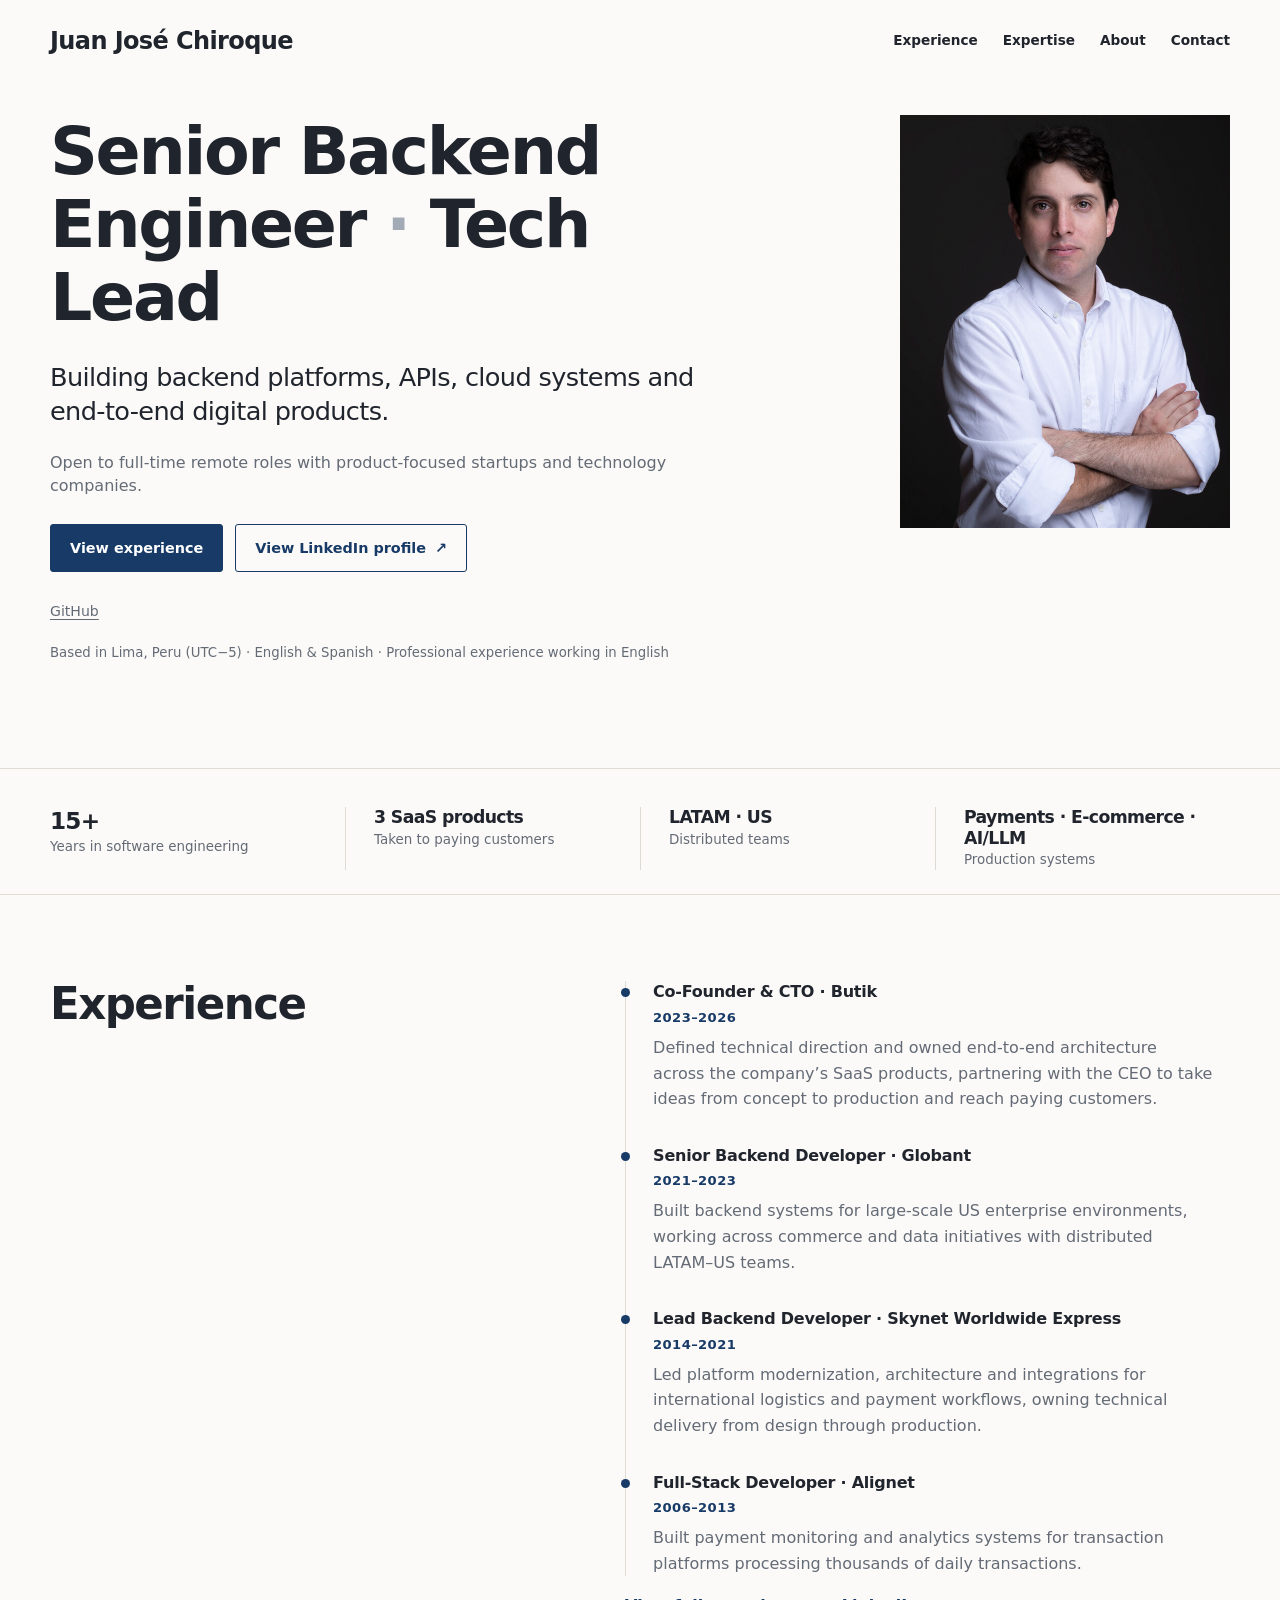
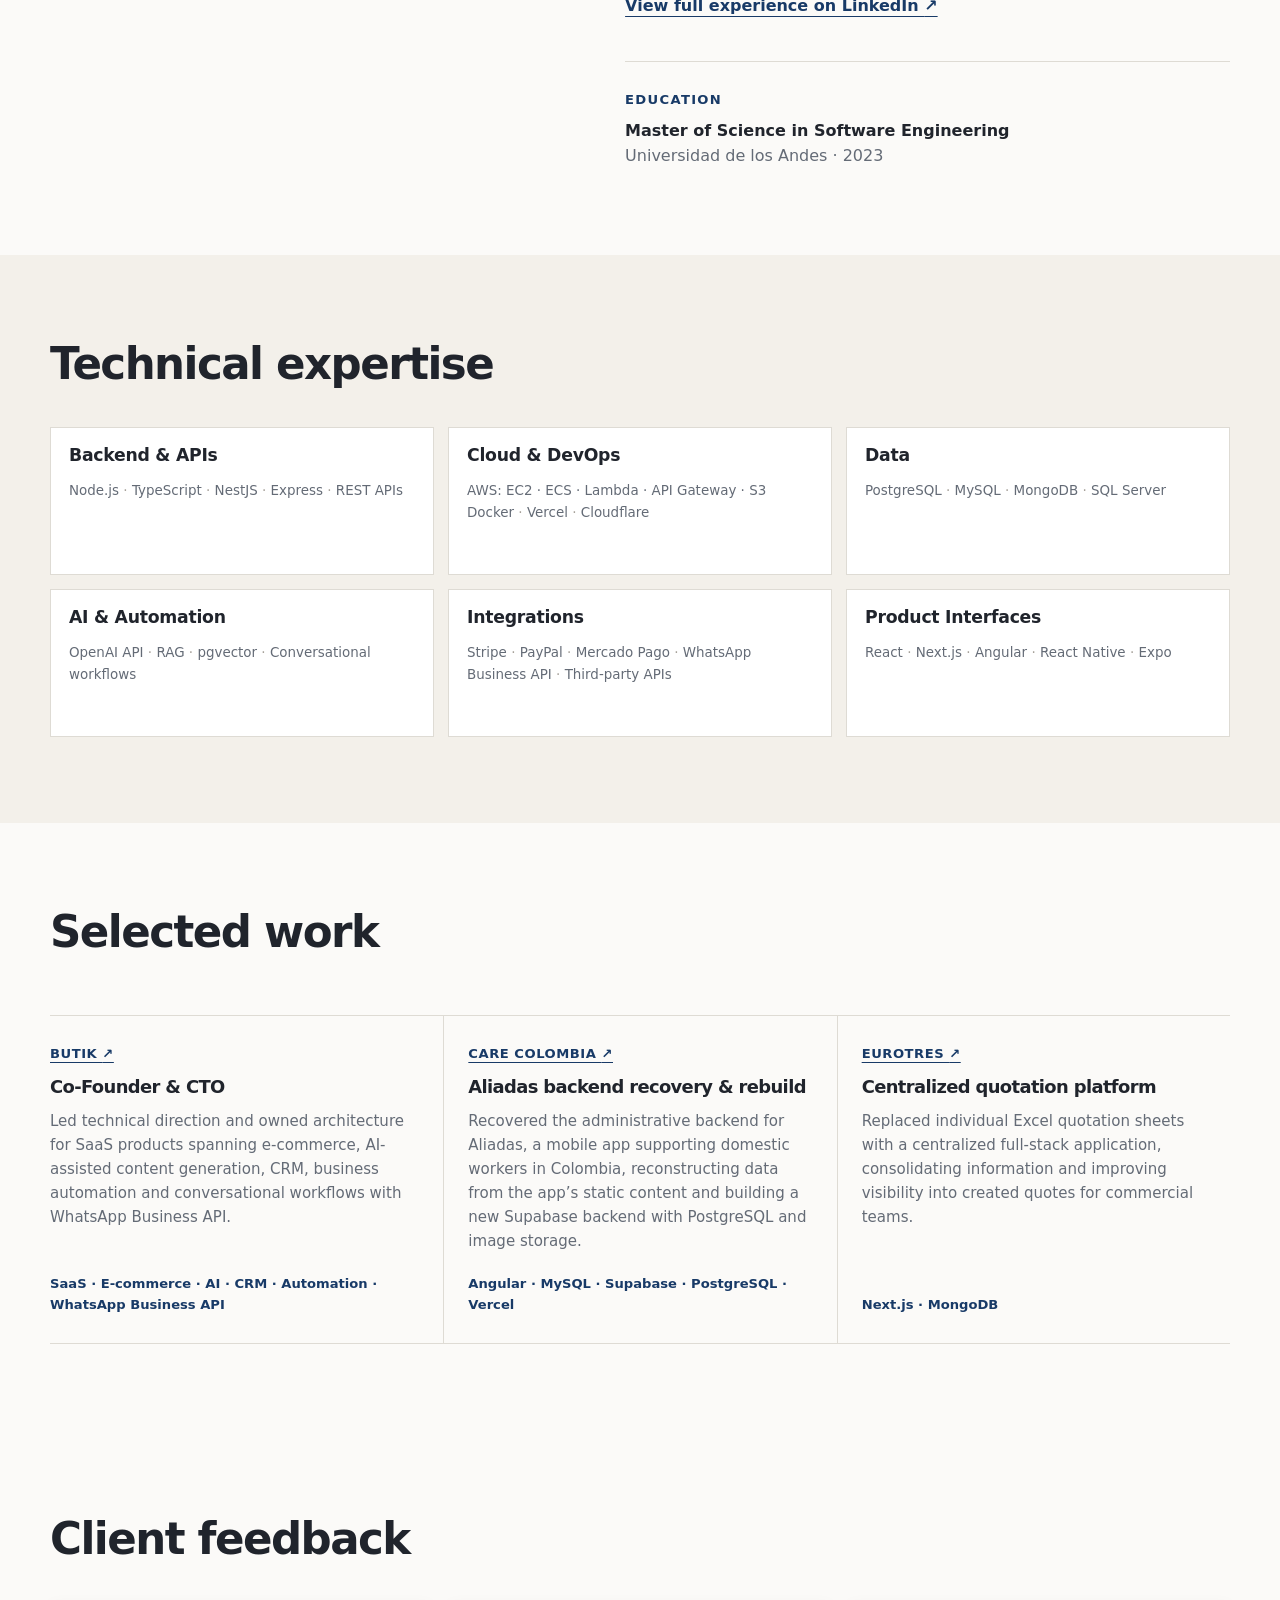
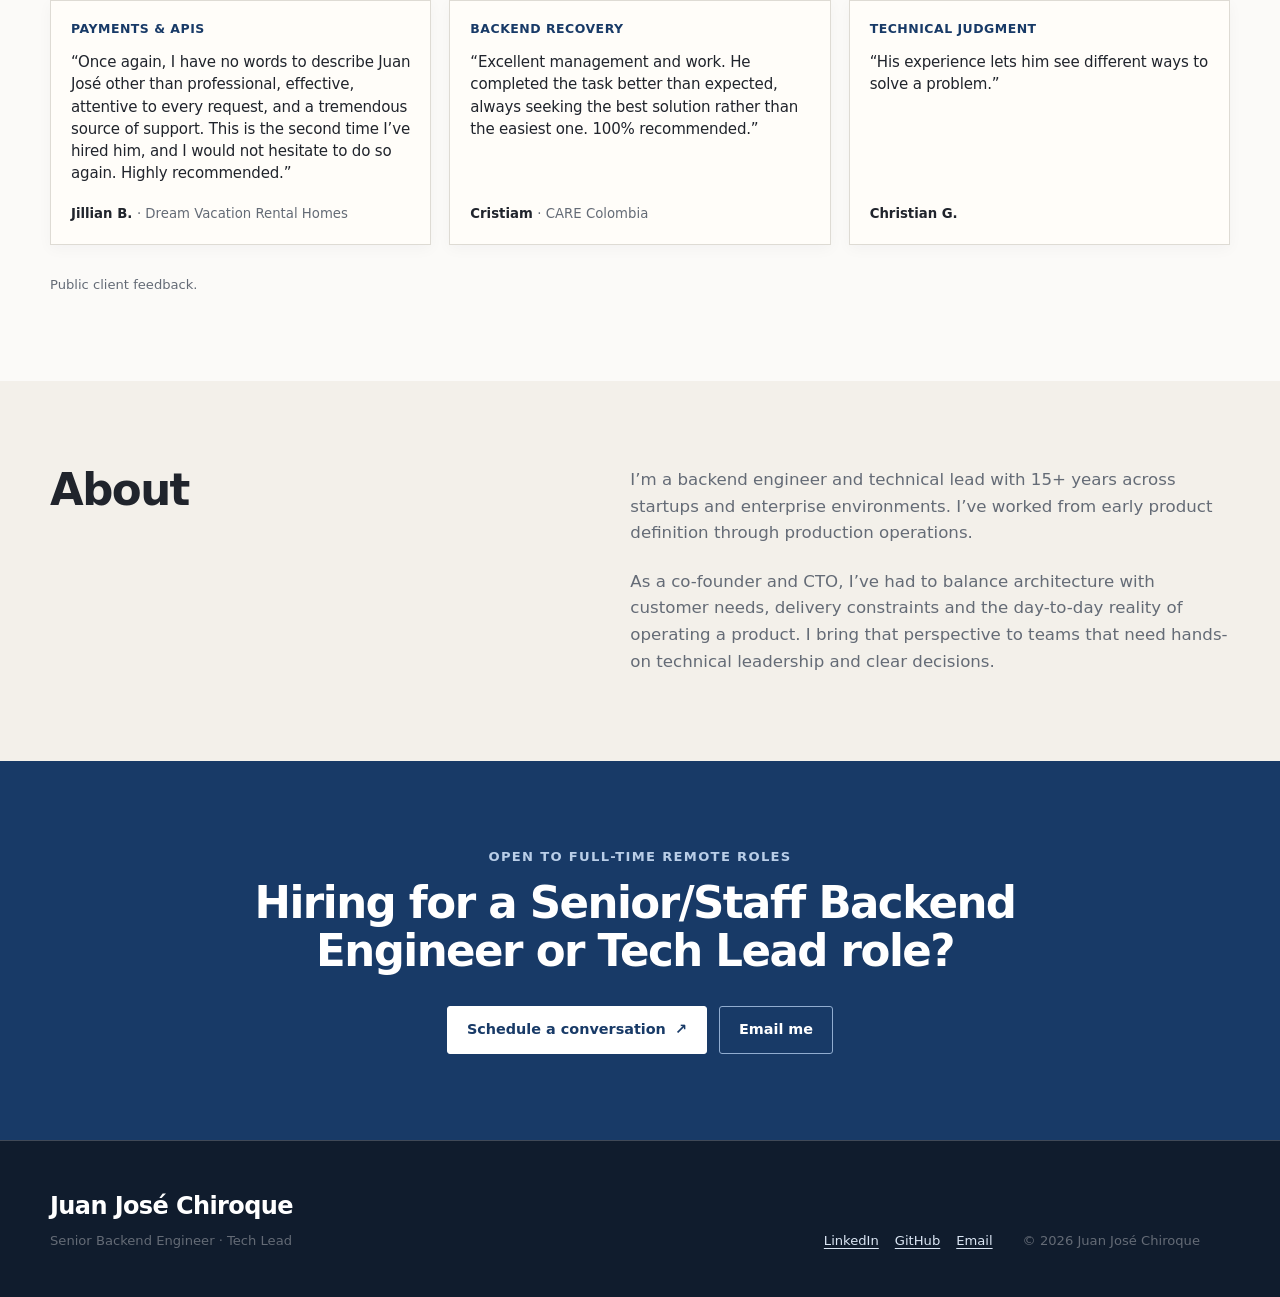
<file: index.html>
<!doctype html>
<html lang="en">
  <head>
    <meta charset="utf-8">
    <meta name="viewport" content="width=device-width, initial-scale=1">
    <meta name="description" content="Senior Backend Engineer and Tech Lead with 15+ years of experience, open to full-time remote roles across LATAM and US time zones.">
    <link rel="canonical" href="https://juanjosechiroque.com/">
    <title>Juan José Chiroque | Senior Backend Engineer &amp; Tech Lead</title>
    <meta property="og:type" content="website">
    <meta property="og:title" content="Juan José Chiroque | Senior Backend Engineer &amp; Tech Lead">
    <meta property="og:description" content="Senior Backend Engineer and Tech Lead open to full-time remote roles.">
    <meta property="og:url" content="https://juanjosechiroque.com/">
    <meta property="og:image" content="https://juanjosechiroque.com/assets/images/social-preview.jpg">
    <meta name="twitter:card" content="summary_large_image">
    <meta name="twitter:title" content="Juan José Chiroque | Senior Backend Engineer &amp; Tech Lead">
    <meta name="twitter:description" content="Senior Backend Engineer and Tech Lead open to full-time remote roles.">
    <meta name="twitter:image" content="https://juanjosechiroque.com/assets/images/social-preview.jpg">
    <link rel="icon" href="/assets/images/favicon.svg" type="image/svg+xml">
    <link rel="stylesheet" href="/assets/css/styles.css">
    <script type="application/ld+json">
      {"@context":"https://schema.org","@type":"Person","name":"Juan José Chiroque","url":"https://juanjosechiroque.com","jobTitle":"Senior Backend Engineer and Tech Lead","image":"https://juanjosechiroque.com/assets/images/juan-jose-chiroque.jpg","sameAs":["https://www.linkedin.com/in/juanjosechiroque/","https://github.com/juanjosechiroque"]}
    </script>
    <script src="/assets/js/config.js" defer></script>
    <script src="/assets/js/site.js" defer></script>
  </head>
  <body class="recruiter-v2">
    <a class="skip-link" href="#main-content">Skip to content</a>
    <header class="site-header">
      <div class="container nav-wrap">
        <a class="wordmark" href="/" aria-label="Juan José Chiroque: home">Juan José Chiroque</a>
        <button class="menu-button" type="button" aria-expanded="false" aria-controls="site-nav">
          <span class="sr-only">Open navigation</span><span></span><span></span>
        </button>
        <nav id="site-nav" class="site-nav" aria-label="Primary navigation">
          <a href="#experience">Experience</a><a href="#expertise">Expertise</a><a href="#about">About</a><a href="#contact">Contact</a>
        </nav>
      </div>
    </header>

    <main id="main-content">
      <section class="hero section">
        <div class="container hero-grid">
          <div class="hero-copy">
            <h1>Senior Backend Engineer <span>·</span> Tech Lead</h1>
            <p class="hero-statement">Building backend platforms, APIs, cloud systems and end-to-end digital products.</p>
            <p class="role-target">Open to full-time remote roles with product-focused startups and technology companies.</p>
            <div class="actions"><a class="button button-primary" href="#experience">View experience</a><a class="button button-secondary" href="https://www.linkedin.com/in/juanjosechiroque/" target="_blank" rel="noopener noreferrer">View LinkedIn profile <span aria-hidden="true">↗</span><span class="sr-only"> (opens in a new tab)</span></a></div>
            <div class="text-links" aria-label="Professional links"><a href="https://github.com/juanjosechiroque" data-link="github" target="_blank" rel="noopener noreferrer">GitHub <span class="sr-only">(opens in a new tab)</span></a></div>
            <p class="proof-link">Based in Lima, Peru (UTC−5) · English &amp; Spanish · Professional experience working in English</p>
          </div>
          <div class="portrait-wrap"><img src="/assets/images/juan-jose-chiroque.jpg" width="800" height="800" alt="Juan José Chiroque, Senior Backend Engineer and Tech Lead" fetchpriority="high"></div>
        </div>
      </section>

      <section class="proof" aria-label="Career credibility"><div class="container proof-grid"><div><strong>15+</strong><span>Years in software engineering</span></div><div><strong>3 SaaS products</strong><span>Taken to paying customers</span></div><div><strong>LATAM · US</strong><span>Distributed teams</span></div><div><strong>Payments · E-commerce · AI/LLM</strong><span>Production systems</span></div></div></section>

      <section id="experience" class="section"><div class="container two-column"><div class="section-heading"><h2>Experience</h2></div><div><ol class="timeline">
        <li data-role="Co-Founder &amp; CTO" data-company="Butik" data-start="2023" data-end="2026"><h3 class="timeline-label">Co-Founder &amp; CTO · Butik</h3><p class="timeline-date">2023–2026</p><p>Defined technical direction and owned end-to-end architecture across the company’s SaaS products, partnering with the CEO to take ideas from concept to production and reach paying customers.</p></li>
        <li data-role="Senior Backend Developer" data-company="Globant" data-start="2021" data-end="2023"><h3 class="timeline-label">Senior Backend Developer · Globant</h3><p class="timeline-date">2021–2023</p><p>Built backend systems for large-scale US enterprise environments, working across commerce and data initiatives with distributed LATAM–US teams.</p></li>
        <li data-role="Lead Backend Developer" data-company="Skynet Worldwide Express" data-start="2014" data-end="2021"><h3 class="timeline-label">Lead Backend Developer · Skynet Worldwide Express</h3><p class="timeline-date">2014–2021</p><p>Led platform modernization, architecture and integrations for international logistics and payment workflows, owning technical delivery from design through production.</p></li>
        <li data-role="Full-Stack Developer" data-company="Alignet" data-start="2006" data-end="2013"><h3 class="timeline-label">Full-Stack Developer · Alignet</h3><p class="timeline-date">2006–2013</p><p>Built payment monitoring and analytics systems for transaction platforms processing thousands of daily transactions.</p></li>
      </ol><a class="quiet-link conditional-link" href="https://www.linkedin.com/in/juanjosechiroque/" target="_blank" rel="noopener noreferrer">View full experience on LinkedIn <span aria-hidden="true">↗</span><span class="sr-only"> (opens in a new tab)</span></a><div class="education-summary"><p class="kicker">Education</p><p><strong>Master of Science in Software Engineering</strong><br>Universidad de los Andes · 2023</p></div></div></div></section>

      <section id="expertise" class="section surface expertise-detail"><div class="container expertise-layout"><div class="section-heading"><h2>Technical expertise</h2></div><div class="technology-groups"><div class="tech-group"><h3>Backend &amp; APIs</h3><p class="tech-tags"><span>Node.js</span><span>TypeScript</span><span>NestJS</span><span>Express</span><span>REST APIs</span></p></div><div class="tech-group"><h3>Cloud &amp; DevOps</h3><p class="tech-tags"><span>AWS: EC2 · ECS · Lambda · API Gateway · S3</span><br><span>Docker</span><span>Vercel</span><span>Cloudflare</span></p></div><div class="tech-group"><h3>Data</h3><p class="tech-tags"><span>PostgreSQL</span><span>MySQL</span><span>MongoDB</span><span>SQL Server</span></p></div><div class="tech-group"><h3>AI &amp; Automation</h3><p class="tech-tags"><span>OpenAI API</span><span>RAG</span><span>pgvector</span><span>Conversational workflows</span></p></div><div class="tech-group"><h3>Integrations</h3><p class="tech-tags"><span>Stripe</span><span>PayPal</span><span>Mercado Pago</span><span>WhatsApp Business API</span><span>Third-party APIs</span></p></div><div class="tech-group"><h3>Product Interfaces</h3><p class="tech-tags"><span>React</span><span>Next.js</span><span>Angular</span><span>React Native</span><span>Expo</span></p></div></div></div></section>

      <section id="selected-work" class="section selected-work"><div class="container"><div class="section-heading"><h2>Selected work</h2></div><div class="selected-work-grid"><article class="work-card"><p class="work-client"><a href="https://butik.ai/" target="_blank" rel="noopener noreferrer">Butik <span aria-hidden="true">↗</span><span class="sr-only"> (opens in a new tab)</span></a></p><h3>Co-Founder &amp; CTO</h3><p>Led technical direction and owned architecture for SaaS products spanning e-commerce, AI-assisted content generation, CRM, business automation and conversational workflows with WhatsApp Business API.</p><p class="work-stack">SaaS · E-commerce · AI · CRM · Automation · WhatsApp Business API</p></article><article class="work-card"><p class="work-client"><a href="https://carecolombiaong.org/" target="_blank" rel="noopener noreferrer">CARE Colombia <span aria-hidden="true">↗</span><span class="sr-only"> (opens in a new tab)</span></a></p><h3>Aliadas backend recovery &amp; rebuild</h3><p>Recovered the administrative backend for Aliadas, a mobile app supporting domestic workers in Colombia, reconstructing data from the app’s static content and building a new Supabase backend with PostgreSQL and image storage.</p><p class="work-stack">Angular · MySQL · Supabase · PostgreSQL · Vercel</p></article><article class="work-card"><p class="work-client"><a href="https://eurotres.com.uy/" target="_blank" rel="noopener noreferrer">Eurotres <span aria-hidden="true">↗</span><span class="sr-only"> (opens in a new tab)</span></a></p><h3>Centralized quotation platform</h3><p>Replaced individual Excel quotation sheets with a centralized full-stack application, consolidating information and improving visibility into created quotes for commercial teams.</p><p class="work-stack">Next.js · MongoDB</p></article></div></div></section>

      <section id="testimonials" class="section"><div class="container"><div class="section-heading"><h2>Client feedback</h2></div><div class="testimonials">
        <article class="testimonial"><p class="testimonial-context">Payments &amp; APIs</p><blockquote>“Once again, I have no words to describe Juan José other than professional, effective, attentive to every request, and a tremendous source of support. This is the second time I’ve hired him, and I would not hesitate to do so again. Highly recommended.”</blockquote><p class="attribution">Jillian B. <span>· Dream Vacation Rental Homes</span></p></article>
        <article class="testimonial"><p class="testimonial-context">Backend recovery</p><blockquote>“Excellent management and work. He completed the task better than expected, always seeking the best solution rather than the easiest one. 100% recommended.”</blockquote><p class="attribution">Cristiam <span>· CARE Colombia</span></p></article>
        <article class="testimonial"><p class="testimonial-context">Technical judgment</p><blockquote>“His experience lets him see different ways to solve a problem.”</blockquote><p class="attribution">Christian G.</p></article>
      </div><p class="reviews-note">Public client feedback.</p></div></section>

      <section id="about" class="section surface"><div class="container about-grid"><div class="section-heading"><h2>About</h2></div><div class="prose"><p>I’m a backend engineer and technical lead with 15+ years across startups and enterprise environments. I’ve worked from early product definition through production operations.</p><p>As a co-founder and CTO, I’ve had to balance architecture with customer needs, delivery constraints and the day-to-day reality of operating a product. I bring that perspective to teams that need hands-on technical leadership and clear decisions.</p></div></div></section>

      <section id="contact" class="section contact"><div class="container contact-inner"><p class="kicker">Open to full-time remote roles</p><h2>Hiring for a Senior/Staff Backend Engineer or Tech Lead role?</h2><div class="actions"><a class="button button-primary" href="https://calendly.com/juanjosechiroque/intro-call" data-link="calendly" target="_blank" rel="noopener noreferrer">Schedule a conversation <span aria-hidden="true">↗</span><span class="sr-only"> (opens in a new tab)</span></a><a class="button button-secondary" href="mailto:hello@juanjosechiroque.com" data-link="email">Email me</a></div></div></section>
    </main>

    <footer class="site-footer"><div class="container footer-inner"><div><a class="wordmark" href="/">Juan José Chiroque</a><p>Senior Backend Engineer · Tech Lead</p></div><div class="footer-links"><a href="https://www.linkedin.com/in/juanjosechiroque/" target="_blank" rel="noopener noreferrer">LinkedIn <span class="sr-only">(opens in a new tab)</span></a><a href="https://github.com/juanjosechiroque" data-link="github" target="_blank" rel="noopener noreferrer">GitHub <span class="sr-only">(opens in a new tab)</span></a><a href="mailto:hello@juanjosechiroque.com" data-link="email">Email</a></div><p class="copyright">© <span data-year>2026</span> Juan José Chiroque</p></div></footer>
  </body>
</html>
</file>
<file: assets/css/styles.css>
:root { --ink:#172033; --muted:#5e6878; --line:#dce1e8; --surface:#f5f6f8; --accent:#183a67; --accent-dark:#0e2849; --paper:#fff; --max:1180px; --radius:3px; }
.recruiter-v2 { --ink:#20242c; --muted:#646b76; --line:#dedbd4; --surface:#f3f0ea; --paper:#fbfaf8; }
* { box-sizing:border-box; }
[hidden] { display:none !important; }
html { scroll-behavior:smooth; }
body { margin:0; color:var(--ink); background:var(--paper); font-family:Inter, ui-sans-serif, system-ui, -apple-system, BlinkMacSystemFont, "Segoe UI", sans-serif; font-size:16px; line-height:1.6; text-rendering:optimizeLegibility; }
a { color:inherit; text-decoration-thickness:1px; text-underline-offset:3px; }
a:hover { color:var(--accent); }
a:focus-visible, button:focus-visible { outline:3px solid #87a9d6; outline-offset:4px; }
img { display:block; max-width:100%; }
h1,h2,h3,p { margin-top:0; }
h1,h2,h3 { color:var(--ink); letter-spacing:-.035em; line-height:1.1; }
h1 { max-width:680px; margin-bottom:25px; font-size:clamp(2.55rem,5.2vw,5.2rem); font-weight:650; }
h1 span { color:#a2aab6; }
h2 { max-width:720px; margin-bottom:18px; font-size:clamp(2rem,3.4vw,3.4rem); font-weight:650; }
h3 { margin-bottom:11px; font-size:1.08rem; font-weight:650; }
.container { width:min(calc(100% - 48px),var(--max)); margin-inline:auto; }
.section { padding:86px 0; }
.surface { background:var(--surface); }
.skip-link { position:fixed; z-index:20; top:12px; left:12px; padding:10px 14px; color:#fff; background:var(--accent); transform:translateY(-200%); }
.skip-link:focus { transform:translateY(0); }
.site-header { border-bottom:1px solid transparent; background:rgba(255,255,255,.94); }
.recruiter-v2 .site-header { background:rgba(251,250,248,.94); }
.nav-wrap { display:flex; align-items:center; min-height:82px; justify-content:space-between; }
.wordmark { color:var(--ink); font-size:1.5rem; font-weight:740; letter-spacing:-.025em; text-decoration:none; white-space:nowrap; }
.site-nav { display:flex; align-items:center; gap:25px; font-size:.85rem; font-weight:550; }
.site-nav > a { text-decoration:none; }
.menu-button { display:none; }
.hero { padding:32px 0 92px; overflow:hidden; }
.hero-grid { display:grid; grid-template-columns:minmax(0,1.3fr) minmax(280px,.7fr); align-items:start; gap:clamp(50px,8vw,132px); }
.eyebrow,.kicker { color:var(--accent); font-size:.82rem; font-weight:720; letter-spacing:.1em; line-height:1.5; text-transform:uppercase; }
.eyebrow { display:flex; max-width:540px; align-items:flex-start; gap:9px; margin-bottom:43px; }
.eyebrow { color:var(--muted); font-size:.84rem; font-weight:600; letter-spacing:.01em; text-transform:none; }
.status-dot { width:8px; height:8px; flex:none; margin-top:5px; border-radius:50%; background:#39805d; }
.intro-name { margin-bottom:13px; color:var(--muted); font-size:1.08rem; font-weight:600; letter-spacing:-.015em; }
.hero-statement { max-width:680px; margin-bottom:22px; font-size:clamp(1.32rem,2vw,1.75rem); line-height:1.35; letter-spacing:-.025em; }
.recruiter-v2 .role-target { max-width:620px; margin:0 0 27px; color:var(--muted); font-size:1rem; line-height:1.45; }
.lead { max-width:620px; margin-bottom:34px; color:var(--muted); font-size:1.06rem; }
.actions { display:flex; flex-wrap:wrap; gap:12px; align-items:center; }
.button { display:inline-flex; min-height:48px; align-items:center; justify-content:center; gap:9px; padding:11px 19px; border:1px solid var(--accent); border-radius:var(--radius); font-size:.9rem; font-weight:650; text-decoration:none; transition:background .18s ease,color .18s ease,border-color .18s ease; }
.button-primary { color:#fff; background:var(--accent); }
.button-primary:hover { color:#fff; background:var(--accent-dark); border-color:var(--accent-dark); }
.button-secondary { color:var(--accent); background:transparent; }
.button-secondary:hover { background:#edf2f8; }
.text-links { display:flex; flex-wrap:wrap; gap:19px; margin-top:28px; color:var(--muted); font-size:.88rem; }
.portrait-wrap { position:relative; width:min(100%,330px); aspect-ratio:4/5; justify-self:end; }
.portrait-wrap::before { position:absolute; z-index:-1; right:-60px; bottom:-44px; width:73%; height:65%; border:1px solid #c5d0df; content:""; }
.recruiter-v2 .portrait-wrap::before { display:none; }
.portrait-wrap img { width:100%; height:100%; object-fit:cover; filter:saturate(.88); }
.proof { padding:38px 0 24px; border-top:1px solid var(--line); border-bottom:1px solid var(--line); }
.proof-grid { display:grid; grid-template-columns:repeat(4,1fr); }
.proof-grid > div { display:flex; flex-direction:column; gap:1px; min-height:56px; padding:0 28px; border-left:1px solid var(--line); }
.proof-grid > div:first-child { padding-left:0; border:0; }
.proof-grid strong { font-size:1.08rem; line-height:1.18; letter-spacing:-.035em; }
.proof-grid > div:first-child strong { font-size:1.45rem; }
.proof-grid strong span { color:#b67921; font-size:1rem; }
.proof-grid span { color:var(--muted); font-size:.84rem; }
.proof-link { margin-top:19px; color:var(--muted); font-size:.83rem; }
.proof-link a,.quiet-link,.testimonial a { color:var(--accent); font-weight:600; }
.section-heading { max-width:760px; margin-bottom:58px; }
.section-heading .kicker { margin-bottom:15px; }
.section-heading > p:last-child { max-width:640px; margin-bottom:0; color:var(--muted); font-size:1.05rem; }
.selected-work-grid { display:grid; grid-template-columns:repeat(2,1fr); border-top:1px solid var(--line); }
.work-card { display:flex; min-height:252px; flex-direction:column; padding:29px 38px 28px 0; border-bottom:1px solid var(--line); }
.work-card:nth-child(even) { padding-right:0; padding-left:38px; border-left:1px solid var(--line); }
.work-client { margin-bottom:15px; font-size:.82rem; font-weight:720; letter-spacing:.04em; line-height:1.35; text-transform:uppercase; }
.work-client a { color:var(--accent); text-decoration-thickness:1px; text-underline-offset:4px; }
.work-card h3 { max-width:400px; margin-bottom:12px; font-size:1.12rem; }
.work-card > p:not(.work-client):not(.work-stack) { max-width:440px; margin-bottom:20px; color:var(--muted); font-size:.94rem; }
.work-stack { margin-top:auto; margin-bottom:0; color:var(--accent); font-size:.82rem; font-weight:650; }
.quiet-link { display:inline-block; margin-top:17px; text-underline-offset:5px; }
.two-column { display:grid; grid-template-columns:.85fr 1.15fr; gap:clamp(55px,10vw,160px); }
.two-column .section-heading { margin-bottom:0; }
.timeline { margin:0; padding:0; list-style:none; }
.timeline li { position:relative; padding:0 0 33px 27px; border-left:1px solid var(--line); }
.timeline li::before { position:absolute; top:7px; left:-5px; width:9px; height:9px; border-radius:50%; background:var(--accent); content:""; }
.timeline li:last-child { padding-bottom:0; }
.timeline-label { margin-bottom:5px; font-size:1rem; font-weight:670; letter-spacing:-.015em; line-height:1.35; }
.timeline-date { margin:-1px 0 7px; color:var(--accent); font-size:.82rem; font-weight:650; letter-spacing:.03em; }
.timeline li > p:last-child,.supporting-copy { max-width:560px; margin-bottom:0; color:var(--muted); }
.supporting-copy { margin-top:32px; font-size:.9rem; }
.education-summary { margin-top:42px; padding-top:28px; border-top:1px solid var(--line); }
.education-summary .kicker { margin-bottom:8px; }
.education-summary p:last-child { margin-bottom:0; color:var(--muted); }
.education-summary strong { color:var(--ink); font-weight:670; }
.technology-groups { display:grid; gap:0; border-top:1px solid var(--line); }
.technology-groups > div { padding:21px 0 22px; border-bottom:1px solid var(--line); }
.technology-groups h3 { margin-bottom:5px; font-size:.96rem; }
.technology-groups p { margin:0; color:var(--muted); font-size:.94rem; }
.recruiter-v2 .technology-groups { grid-template-columns:repeat(3,minmax(0,1fr)); gap:14px; border-top:0; }
.recruiter-v2 .expertise-detail .section-heading { margin-bottom:38px; }
.recruiter-v2 .technology-groups > .tech-group { min-height:148px; padding:18px; border:1px solid var(--line); background:#fff; }
.recruiter-v2 .technology-groups h3 { margin-bottom:15px; color:var(--ink); font-size:1.08rem; font-weight:720; letter-spacing:-.015em; }
.recruiter-v2 .technology-groups .tech-tags { font-size:.84rem; line-height:1.65; }
.recruiter-v2 .tech-tags span { color:var(--muted); }
.recruiter-v2 .tech-tags span + span::before { color:#a6a19a; content:" · "; }
.testimonials { display:grid; grid-template-columns:repeat(2,1fr); gap:18px; }
.testimonial { display:flex; min-height:0; flex-direction:column; padding:24px; border:1px solid var(--line); background:#fff; box-shadow:0 4px 14px rgba(20,37,62,.035); }
.testimonial-context { min-height:38px; margin-bottom:21px; color:var(--accent); font-size:.82rem; font-weight:720; letter-spacing:.04em; line-height:1.35; text-transform:uppercase; }
.testimonial-context span { color:var(--muted); font-weight:550; letter-spacing:0; text-transform:none; }
.recruiter-v2 #testimonials .section-heading { margin-bottom:36px; }
.recruiter-v2 .testimonial { padding:20px; background:#fffdf9; }
.recruiter-v2 .testimonial-context { min-height:0; margin-bottom:13px; font-size:.78rem; }
.recruiter-v2 .testimonial blockquote { margin-bottom:18px; font-size:.94rem; line-height:1.48; }
.recruiter-v2 .testimonial .attribution { margin-bottom:0; font-size:.83rem; }
blockquote { margin:0 0 25px; font-size:1rem; line-height:1.55; letter-spacing:-.012em; }
.attribution { margin-top:auto; margin-bottom:13px; font-size:.86rem; font-weight:670; }
.attribution span { color:var(--muted); font-weight:400; }
.reviews-note { margin:29px 0 0; color:var(--muted); font-size:.82rem; }
.aggregate { margin:35px 0 0; color:var(--muted); font-size:.91rem; }
.aggregate span { padding:0 7px; color:#a3aab5; }
.about-grid { display:grid; grid-template-columns:.86fr 1.14fr; gap:clamp(55px,10vw,160px); }
.about-grid .section-heading { margin-bottom:0; }
.prose { max-width:640px; color:var(--muted); font-size:1.04rem; }
.prose p { margin-bottom:22px; }
.prose p:last-child { margin-bottom:0; }
.contact { color:#fff; background:var(--accent); }
.contact-inner { max-width:810px; text-align:center; }
.contact .kicker { color:#b9cee8; font-size:.82rem; }
.contact h2 { max-width:800px; color:#fff; }
.contact p { max-width:590px; margin-inline:auto; color:#e0e9f4; font-size:1.08rem; }
.contact .actions { justify-content:center; margin-top:30px; }
.contact .button-primary { color:var(--accent); border-color:#fff; background:#fff; }
.contact .button-primary:hover { color:#fff; border-color:#c3d5eb; background:transparent; }
.contact .button-secondary { color:#fff; border-color:#91add0; }
.contact .button-secondary:hover { color:#fff; background:rgba(255,255,255,.1); }
.contact .small { margin-top:17px; color:#b9cee8; font-size:.84rem; }
.site-footer { padding:46px 0; border-top:1px solid rgba(255,255,255,.2); color:var(--muted); background:#101c2d; }
.footer-inner { display:grid; grid-template-columns:1.15fr auto auto auto; gap:30px; align-items:end; }
.site-footer .wordmark { color:#fff; }
.site-footer p { margin:5px 0 0; font-size:.82rem; }
.footer-links { display:flex; flex-wrap:wrap; gap:16px; font-size:.82rem; }
.footer-links a { color:#dbe6f4; }
.copyright { white-space:nowrap; }
.sr-only { position:absolute; width:1px; height:1px; padding:0; overflow:hidden; clip:rect(0,0,0,0); white-space:nowrap; border:0; }
.not-found { display:grid; min-height:calc(100vh - 174px); place-items:center; padding:72px 0; }
.not-found-content { max-width:660px; text-align:center; }
.not-found-content h1 { max-width:none; }
.not-found-content p { max-width:540px; margin:0 auto 28px; color:var(--muted); font-size:1.06rem; }
@media (max-width:800px) { .section { padding:62px 0; } .nav-wrap { min-height:70px; } .menu-button { display:grid; width:44px; height:44px; place-content:center; gap:5px; border:0; color:var(--ink); background:transparent; cursor:pointer; } .menu-button span:not(.sr-only) { display:block; width:20px; height:1px; background:currentColor; transition:transform .18s ease; } .menu-open .menu-button span:nth-of-type(2) { transform:translateY(3px) rotate(45deg); } .menu-open .menu-button span:nth-of-type(3) { transform:translateY(-3px) rotate(-45deg); } .site-nav { position:absolute; z-index:10; top:70px; right:0; left:0; display:none; flex-direction:column; align-items:stretch; gap:0; padding:14px 24px 24px; border-bottom:1px solid var(--line); background:#fff; box-shadow:0 12px 22px rgba(20,37,62,.08); } .menu-open .site-nav { display:flex; } .site-nav > a { padding:10px 0; } .hero { padding:48px 0 72px; } .hero-grid,.two-column,.about-grid { grid-template-columns:1fr; gap:45px; } .hero-copy { order:1; } .portrait-wrap { width:min(100%,330px); justify-self:start; order:2; } .eyebrow { margin-bottom:28px; } .proof-grid { grid-template-columns:repeat(2,1fr); gap:20px 0; } .proof-grid > div:nth-child(odd) { padding-left:0; border-left:0; } .proof-grid > div { min-height:auto; padding:0 18px; } .section-heading { margin-bottom:42px; } .selected-work-grid { grid-template-columns:1fr; } .work-card,.work-card:nth-child(even) { min-height:0; padding:24px 0; border-left:0; } .testimonials { grid-template-columns:1fr; } .testimonial { min-height:0; } .footer-inner { grid-template-columns:1fr; gap:22px; align-items:start; } }

@media (max-width:800px) { .recruiter-v2 .hero { padding-top:24px; padding-bottom:48px; } .recruiter-v2 .hero-grid { gap:30px; } .recruiter-v2 .portrait-wrap { width:min(64vw,240px); } .recruiter-v2 .testimonial-context { min-height:0; margin-bottom:15px; } .recruiter-v2 .site-nav { background:#fbfaf8; } .recruiter-v2 .technology-groups { grid-template-columns:1fr; gap:10px; } .recruiter-v2 .technology-groups > .tech-group { min-height:0; padding:16px; } }
@media (min-width:801px) { .recruiter-v2 .selected-work-grid,.recruiter-v2 .testimonials { grid-template-columns:repeat(3,1fr); } .recruiter-v2 .work-card,.recruiter-v2 .work-card:nth-child(even) { padding-right:24px; padding-left:24px; border-left:1px solid var(--line); } .recruiter-v2 .work-card:first-child { padding-left:0; border-left:0; } }
@media (max-width:430px) { .container { width:min(calc(100% - 36px),var(--max)); } h1 { font-size:2.43rem; } .hero-statement { font-size:1.27rem; } .proof { padding:30px 0 20px; } .proof-grid strong { font-size:1.3rem; } .proof-grid span { font-size:.82rem; } .button { width:100%; } .actions { display:grid; grid-template-columns:1fr; } .contact .actions { width:100%; } .aggregate span { padding:0 3px; } }
@media (prefers-reduced-motion:reduce) { *,*::before,*::after { scroll-behavior:auto !important; transition-duration:.01ms !important; animation-duration:.01ms !important; animation-iteration-count:1 !important; } }
</file>
